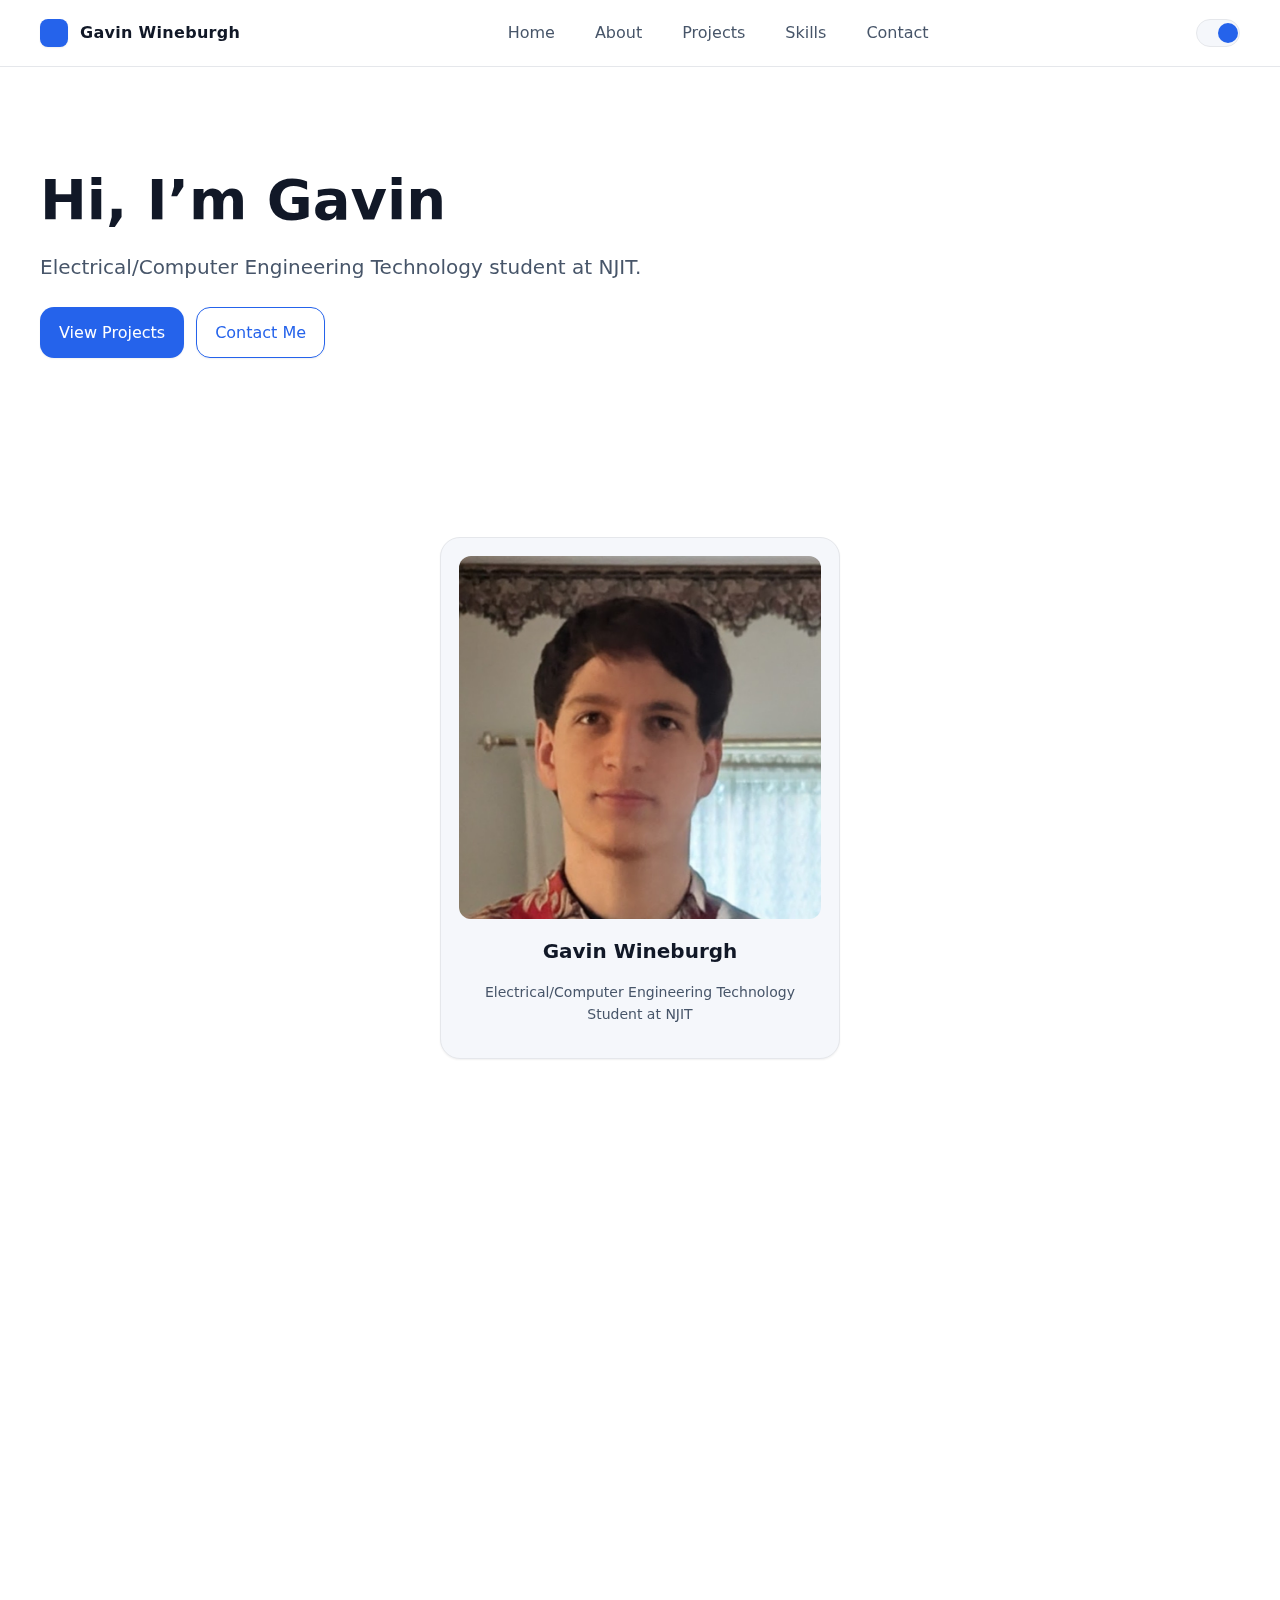
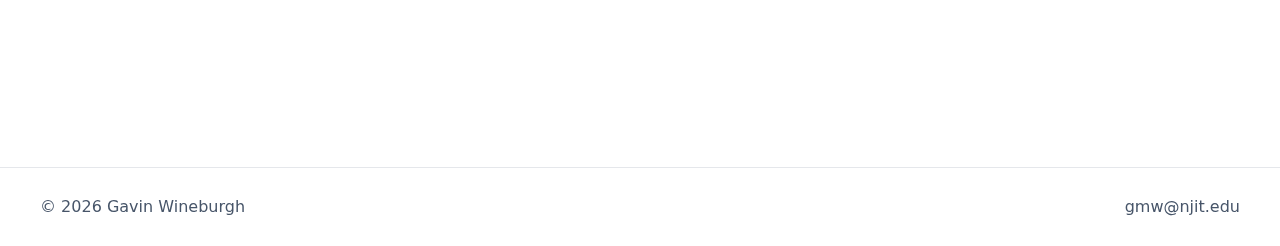
<file: index.html>
<!DOCTYPE html>
<html lang="en" data-theme="dark">
<head>
  <meta charset="UTF-8" />
  <meta name="viewport" content="width=device-width, initial-scale=1" />
  <title>Portfolio — Home</title>
  <link rel="preconnect" href="https://fonts.googleapis.com" />
  <link rel="preconnect" href="https://fonts.gstatic.com" crossorigin />
  <link href="https://fonts.googleapis.com/css2?family=Inter:wght@400;600;700&display=swap" rel="stylesheet" />
  <link rel="stylesheet" href="assets/css/theme.css" />
  <link rel="stylesheet" href="assets/css/styles.css" />
</head>
<body>
  <header class="site-header">
    <div class="container nav-wrap">
      <a class="brand" href="PortfolioWebsite.html" aria-label="Home">
        <span class="logo" aria-hidden="true"></span>
        <span>Gavin Wineburgh</span>
      </a>
      <nav class="primary-nav" aria-label="Primary">
        <a href="PortfolioWebsite.html">Home</a>
        <a href="about.html">About</a>
        <a href="projects.html">Projects</a>
        <a href="skills.html">Skills</a>
        <a href="contact.html">Contact</a>
      </nav>
      <div class="controls">
        <button class="theme-toggle" aria-label="Toggle color theme"><span class="thumb"></span></button>
        <button class="hamburger" aria-label="Open navigation"><span></span></button>
      </div>
    </div>
  </header>

  <main>
    <section class="hero container reveal">
      <h1 class="title">Hi, I’m Gavin</h1>
      <p class="subtitle">Electrical/Computer Engineering Technology student at NJIT.</p>
      <div class="cta">
        <a href="projects.html" class="btn">View Projects</a>
        <a href="contact.html" class="btn secondary">Contact Me</a>
      </div>
    </section>

    <section class="section container reveal">
      <div class="card" style="text-align: center; max-width: 400px; margin: 0 auto;">
        <img src="assets/img/photoOfMe.jpg" alt="Gavin Wineburgh" style="width: 100%; border-radius: 12px; margin-bottom: 16px;" />
        <h3 class="card-title">Gavin Wineburgh</h3>
        <p class="card-meta">Electrical/Computer Engineering Technology Student at NJIT</p>
      </div>
    </section>

    <section class="section container reveal">
      <h2 class="section-title">Featured Highlights</h2>
      <div class="grid" style="grid-template-columns: 1fr;">
        <div class="card">
          <h3 class="card-title">Responsive by default</h3>
          <p class="card-meta">Fluid layouts, accessible interactions, and mobile-first design.</p>
        </div>
        <div class="card">
          <h3 class="card-title">Clean, maintainable code</h3>
          <p class="card-meta">Componentized CSS and progressive enhancement in vanilla JS.</p>
        </div>
        <div class="card">
          <h3 class="card-title">Performance aware</h3>
          <p class="card-meta">Lightweight, fast-loading pages with reduced motion support.</p>
        </div>
      </div>
    </section>
  </main>

  <footer class="site-footer">
    <div class="container foot-grid">
      <div>© <span id="year"></span> Gavin Wineburgh</div>
      <div>
        <a class="muted" href="mailto:gmw@njit.edu">gmw@njit.edu</a>
      </div>
    </div>
  </footer>

  <script>document.getElementById('year').textContent = new Date().getFullYear();</script>
  <script src="assets/js/main.js"></script>
  <script src="assets/js/animations.js"></script>
</body>
</html>
</file>
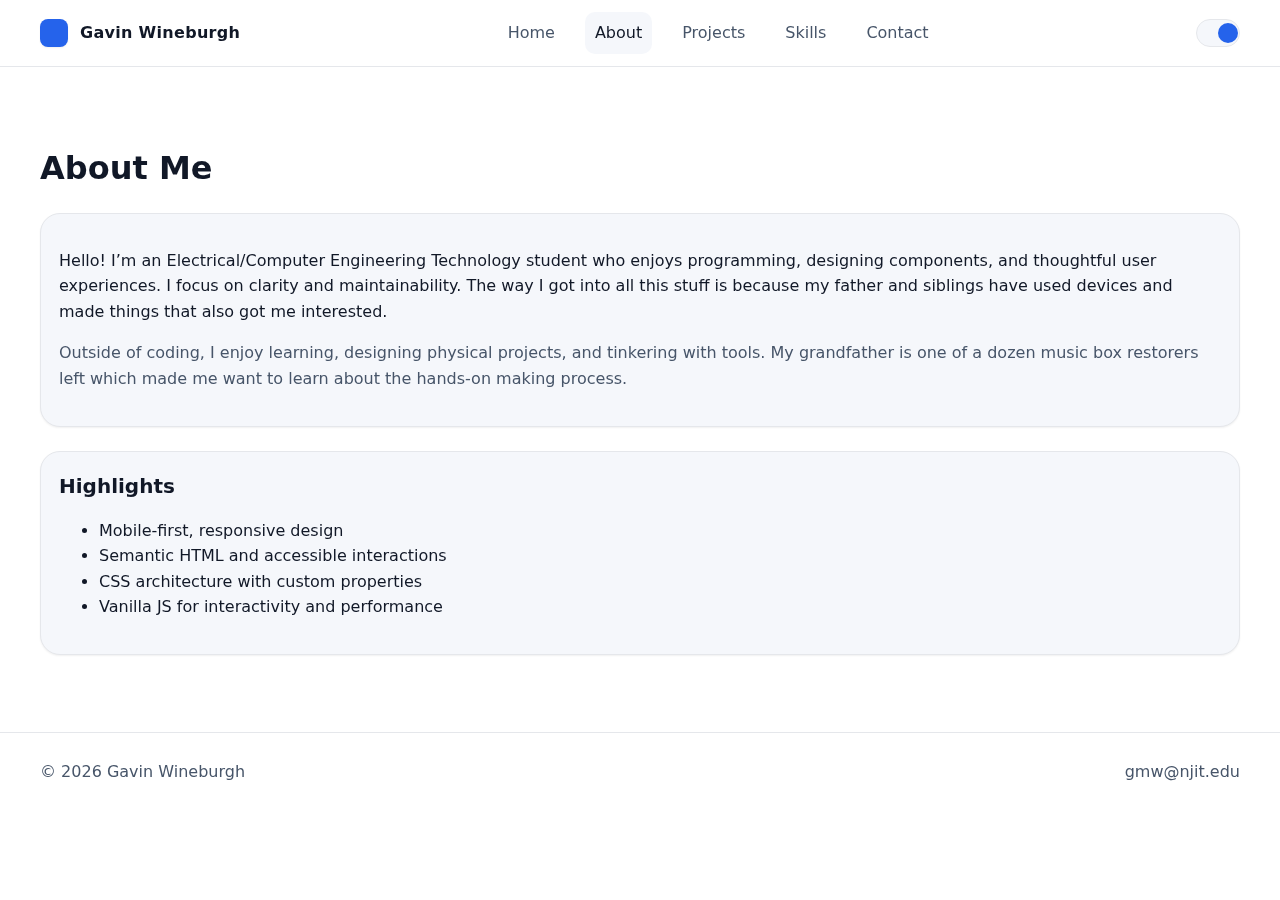
<file: about.html>
<!DOCTYPE html>
<html lang="en" data-theme="dark">
<head>
  <meta charset="UTF-8" />
  <meta name="viewport" content="width=device-width, initial-scale=1" />
  <title>Portfolio — About</title>
  <link rel="preconnect" href="https://fonts.googleapis.com" />
  <link rel="preconnect" href="https://fonts.gstatic.com" crossorigin />
  <link href="https://fonts.googleapis.com/css2?family=Inter:wght@400;600;700&display=swap" rel="stylesheet" />
  <link rel="stylesheet" href="assets/css/theme.css" />
  <link rel="stylesheet" href="assets/css/styles.css" />
</head>
<body>
  <header class="site-header">
    <div class="container nav-wrap">
      <a class="brand" href="PortfolioWebsite.html" aria-label="Home">
        <span class="logo" aria-hidden="true"></span>
        <span>Gavin Wineburgh</span>
      </a>
      <nav class="primary-nav" aria-label="Primary">
        <a href="index.html">Home</a>
        <a href="about.html">About</a>
        <a href="projects.html">Projects</a>
        <a href="skills.html">Skills</a>
        <a href="contact.html">Contact</a>
      </nav>
      <div class="controls">
        <button class="theme-toggle" aria-label="Toggle color theme"><span class="thumb"></span></button>
        <button class="hamburger" aria-label="Open navigation"><span></span></button>
      </div>
    </div>
  </header>

  <main>
    <section class="section container reveal">
      <h1 class="section-title">About Me</h1>
      <div class="grid" style="grid-template-columns: 1fr; gap: 24px;">
        <div class="card">
          <p>Hello! I’m an Electrical/Computer Engineering Technology student who enjoys programming, designing components, and thoughtful user experiences. I focus on clarity and maintainability. The way I got into all this stuff is because my father and siblings have used devices and made things that also got me interested. </p>
          <p class="muted">Outside of coding, I enjoy learning, designing physical projects, and tinkering with tools. My grandfather is one of a dozen music box restorers left which made me want to learn about the hands-on making process. </p>
        </div>
        <div class="card">
          <h3 class="card-title">Highlights</h3>
          <ul>
            <li>Mobile-first, responsive design</li>
            <li>Semantic HTML and accessible interactions</li>
            <li>CSS architecture with custom properties</li>
            <li>Vanilla JS for interactivity and performance</li>
          </ul>
        </div>
      </div>
    </section>
  </main>

  <footer class="site-footer">
    <div class="container foot-grid">
      <div>© <span id="year"></span> Gavin Wineburgh</div>
      <div>
        <a class="muted" href="mailto:gmw@njit.edu">gmw@njit.edu</a>
      </div>
    </div>
  </footer>

  <script>document.getElementById('year').textContent = new Date().getFullYear();</script>
  <script src="assets/js/main.js"></script>
  <script src="assets/js/animations.js"></script>
</body>
</html>
</file>
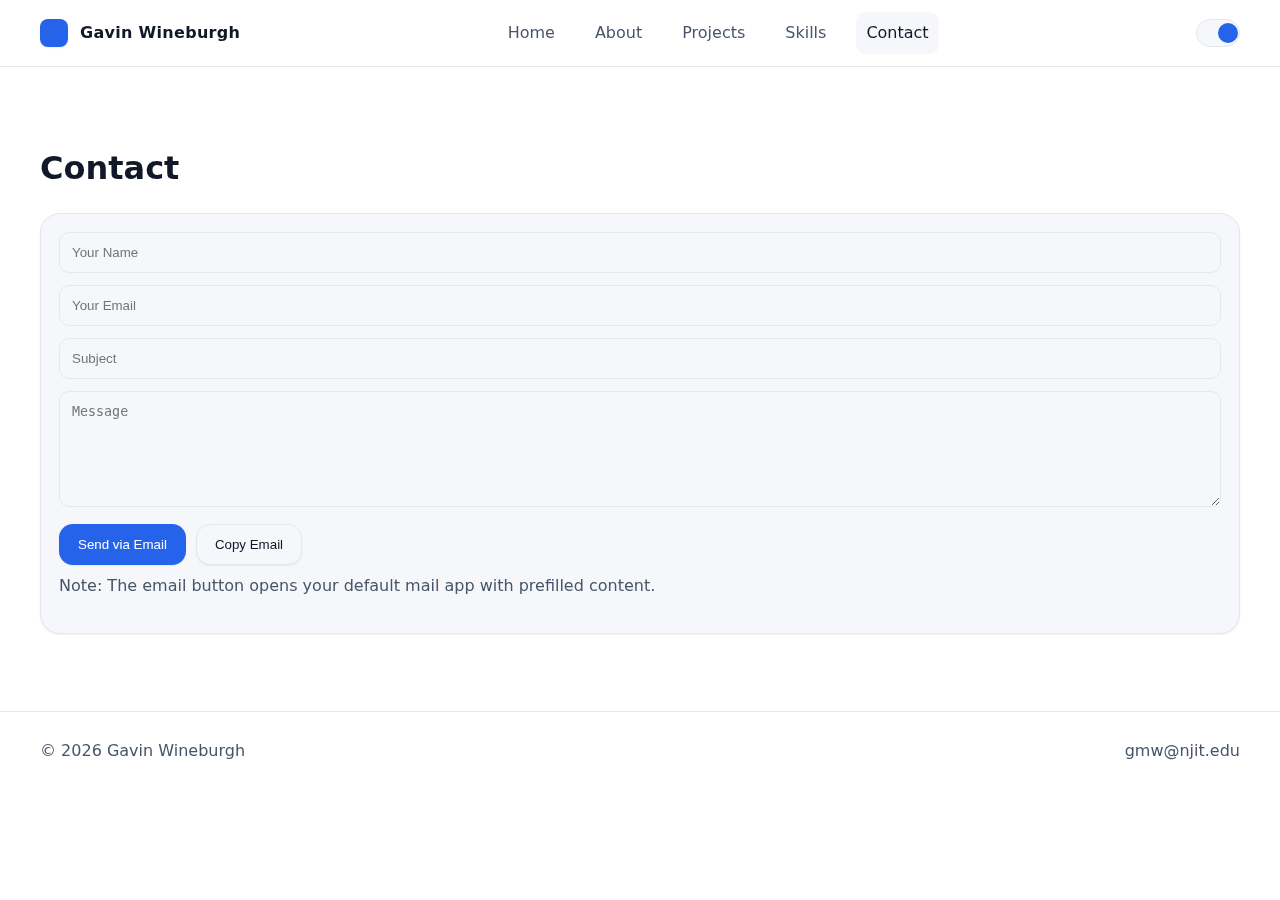
<file: contact.html>
<!DOCTYPE html>
<html lang="en" data-theme="dark">
<head>
  <meta charset="UTF-8" />
  <meta name="viewport" content="width=device-width, initial-scale=1" />
  <title>Portfolio — Contact</title>
  <link rel="preconnect" href="https://fonts.googleapis.com" />
  <link rel="preconnect" href="https://fonts.gstatic.com" crossorigin />
  <link href="https://fonts.googleapis.com/css2?family=Inter:wght@400;600;700&display=swap" rel="stylesheet" />
  <link rel="stylesheet" href="assets/css/theme.css" />
  <link rel="stylesheet" href="assets/css/styles.css" />
</head>
<body>
  <header class="site-header">
    <div class="container nav-wrap">
      <a class="brand" href="PortfolioWebsite.html" aria-label="Home">
        <span class="logo" aria-hidden="true"></span>
        <span>Gavin Wineburgh</span>
      </a>
      <nav class="primary-nav" aria-label="Primary">
        <a href="PortfolioWebsite.html">Home</a>
        <a href="about.html">About</a>
        <a href="projects.html">Projects</a>
        <a href="skills.html">Skills</a>
        <a href="contact.html">Contact</a>
      </nav>
      <div class="controls">
        <button class="theme-toggle" aria-label="Toggle color theme"><span class="thumb"></span></button>
        <button class="hamburger" aria-label="Open navigation"><span></span></button>
      </div>
    </div>
  </header>

  <main>
    <section class="section container reveal">
      <h1 class="section-title">Contact</h1>
      <div class="grid" style="grid-template-columns: 1fr;">
        <form id="mailtoForm" class="card" action="mailto:you@example.com" method="POST" enctype="text/plain">
          <div class="grid" style="grid-template-columns: 1fr; gap: 12px;">
            <label>
              <span class="visually-hidden">Your Name</span>
              <input required name="name" placeholder="Your Name" style="width: 100%; padding: 12px; border-radius: 10px; border: 1px solid var(--border); background: var(--card); color: var(--text);" />
            </label>
            <label>
              <span class="visually-hidden">Your Email</span>
              <input required type="email" name="email" placeholder="Your Email" style="width: 100%; padding: 12px; border-radius: 10px; border: 1px solid var(--border); background: var(--card); color: var(--text);" />
            </label>
            <label>
              <span class="visually-hidden">Subject</span>
              <input name="subject" placeholder="Subject" style="width: 100%; padding: 12px; border-radius: 10px; border: 1px solid var(--border); background: var(--card); color: var(--text);" />
            </label>
            <label>
              <span class="visually-hidden">Message</span>
              <textarea required name="message" placeholder="Message" rows="6" style="width: 100%; padding: 12px; border-radius: 10px; border: 1px solid var(--border); background: var(--card); color: var(--text);"></textarea>
            </label>
          </div>
          <div style="display: flex; gap: 10px; margin-top: 10px;">
            <button class="btn" type="submit">Send via Email</button>
            <button class="btn ghost" type="button" id="copyEmail">Copy Email</button>
          </div>
          <p class="muted" style="margin-top: 8px;">Note: The email button opens your default mail app with prefilled content.</p>
        </form>
      </div>
    </section>
  </main>

  <footer class="site-footer">
    <div class="container foot-grid">
      <div>© <span id="year"></span> Gavin Wineburgh</div>
      <div>
        <a class="muted" href="mailto:you@example.com">gmw@njit.edu</a>
      </div>
    </div>
  </footer>

  <script>document.getElementById('year').textContent = new Date().getFullYear();</script>
  <script>
    document.getElementById('copyEmail').addEventListener('click', async () => {
      try { await navigator.clipboard.writeText('gmw@njit.edu'); alert('Email copied to clipboard'); }
      catch (_) { prompt('Copy email address:', 'gmw@njit.edu'); }
    });
  </script>
  <script src="assets/js/main.js"></script>
  <script src="assets/js/animations.js"></script>
</body>
</html>
</file>
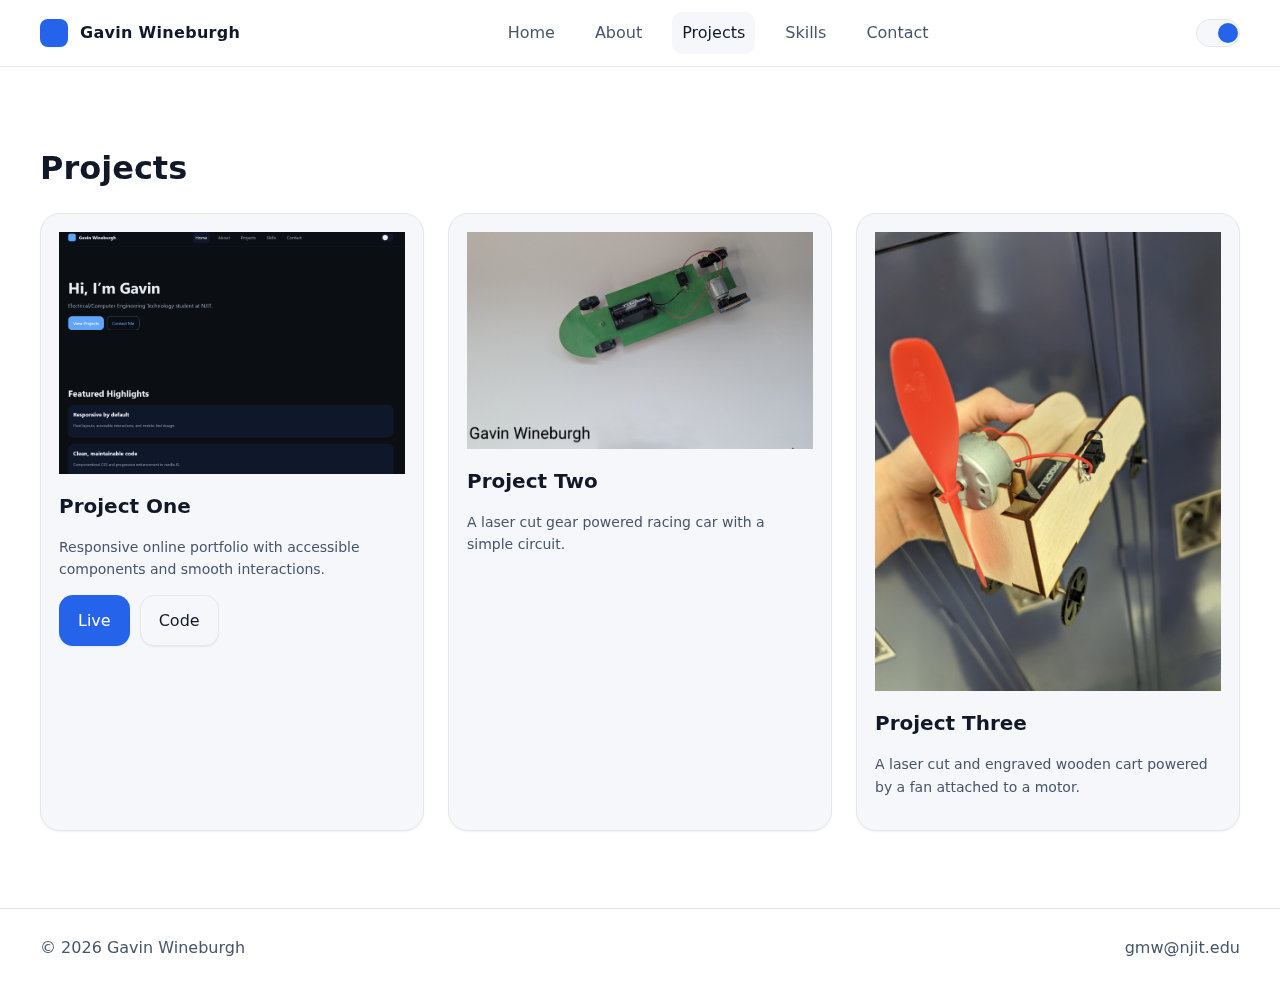
<file: projects.html>
<!DOCTYPE html>
<html lang="en" data-theme="dark">
<head>
  <meta charset="UTF-8" />
  <meta name="viewport" content="width=device-width, initial-scale=1" />
  <title>Portfolio - Projects</title>
  <link rel="preconnect" href="https://fonts.googleapis.com" />
  <link rel="preconnect" href="https://fonts.gstatic.com" crossorigin />
  <link href="https://fonts.googleapis.com/css2?family=Inter:wght@400;600;700&display=swap" rel="stylesheet" />
  <link rel="stylesheet" href="assets/css/theme.css" />
  <link rel="stylesheet" href="assets/css/styles.css" />
</head>
<body>
  <header class="site-header">
    <div class="container nav-wrap">
      <a class="brand" href="index.html" aria-label="Home">
        <span class="logo" aria-hidden="true"></span>
        <span>Gavin Wineburgh</span>
      </a>
      <nav class="primary-nav" aria-label="Primary">
        <a href="index.html">Home</a>
        <a href="about.html">About</a>
        <a href="projects.html">Projects</a>
        <a href="skills.html">Skills</a>
        <a href="contact.html">Contact</a>
      </nav>
      <div class="controls">
        <button class="theme-toggle" aria-label="Toggle color theme"><span class="thumb"></span></button>
        <button class="hamburger" aria-label="Open navigation"><span></span></button>
      </div>
    </div>
  </header>

  <main>
    <section class="section container reveal">
      <h1 class="section-title">Projects</h1>
      <div class="grid projects-grid">
        <article class="card">
          <img src="assets/img/My Portfolio 2025-10-23.png" alt="Project 1 preview" />
          <h3 class="card-title">Project One</h3>
          <p class="card-meta">Responsive online portfolio with accessible components and smooth interactions.</p>
          <div style="margin-top: 10px; display: flex; gap: 10px;">
            <a class="btn" href="#" aria-disabled="true">Live</a>
            <a class="btn ghost" href="#" aria-disabled="true">Code</a>
          </div>
        </article>
        <article class="card">
          <img src="assets/img/Gear-Powered-Cart.jpg" alt="Project 2 preview" />
          <h3 class="card-title">Project Two</h3>
          <p class="card-meta">A laser cut gear powered racing car with a simple circuit.</p>
          <div style="margin-top: 10px; display: flex; gap: 10px;">
          </div>
        </article>
        <article class="card">
          <img src="assets/img/Fan-Powered-Cart.jpg" alt="Project 3 preview" />
          <h3 class="card-title">Project Three</h3>
          <p class="card-meta">A laser cut and engraved wooden cart powered by a fan attached to a motor.</p>
          <div style="margin-top: 10px; display: flex; gap: 10px;">
          </div>
        </article>
      </div>
    </section>
  </main>

  <footer class="site-footer">
    <div class="container foot-grid">
      <div>© <span id="year"></span> Gavin Wineburgh</div>
      <div>
        <a class="muted" href="mailto:gmw@njit.edu">gmw@njit.edu</a>
      </div>
    </div>
  </footer>

  <script>document.getElementById('year').textContent = new Date().getFullYear();</script>
  <script src="assets/js/main.js"></script>
  <script src="assets/js/animations.js"></script>
</body>
</html>
</file>
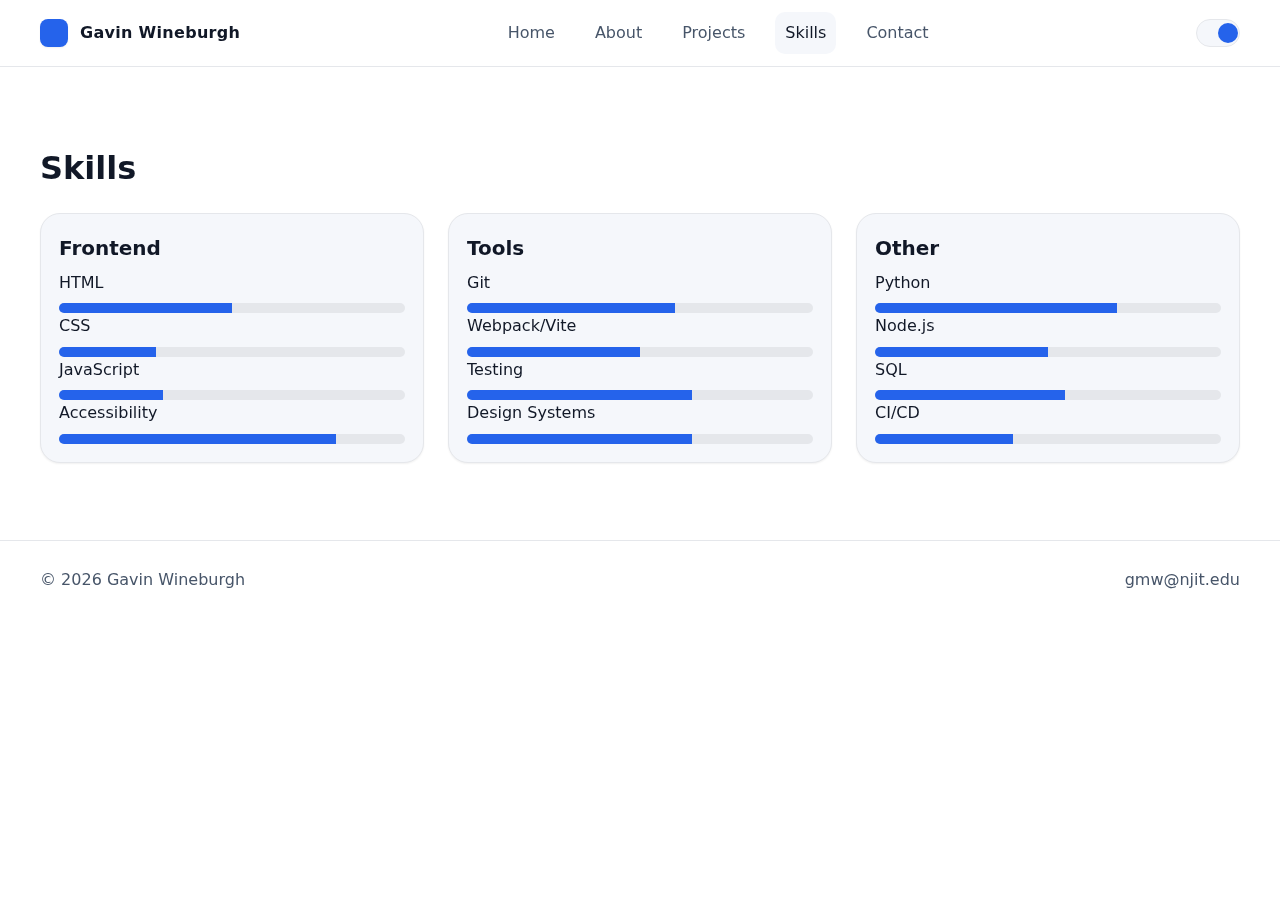
<file: skills.html>
<!DOCTYPE html>
<html lang="en" data-theme="dark">
<head>
  <meta charset="UTF-8" />
  <meta name="viewport" content="width=device-width, initial-scale=1" />
  <title>Portfolio — Skills</title>
  <link rel="preconnect" href="https://fonts.googleapis.com" />
  <link rel="preconnect" href="https://fonts.gstatic.com" crossorigin />
  <link href="https://fonts.googleapis.com/css2?family=Inter:wght@400;600;700&display=swap" rel="stylesheet" />
  <link rel="stylesheet" href="assets/css/theme.css" />
  <link rel="stylesheet" href="assets/css/styles.css" />
</head>
<body>
  <header class="site-header">
    <div class="container nav-wrap">
      <a class="brand" href="index.html" aria-label="Home">
        <span class="logo" aria-hidden="true"></span>
        <span>Gavin Wineburgh</span>
      </a>
      <nav class="primary-nav" aria-label="Primary">
        <a href="index.html">Home</a>
        <a href="about.html">About</a>
        <a href="projects.html">Projects</a>
        <a href="skills.html">Skills</a>
        <a href="contact.html">Contact</a>
      </nav>
      <div class="controls">
        <button class="theme-toggle" aria-label="Toggle color theme"><span class="thumb"></span></button>
        <button class="hamburger" aria-label="Open navigation"><span></span></button>
      </div>
    </div>
  </header>

  <main>
    <section class="section container reveal">
      <h1 class="section-title">Skills</h1>
      <div class="grid skills-grid">
        <div class="card">
          <h3 class="card-title">Frontend</h3>
          <div class="skill"><span>HTML</span><div class="bar"><span style="--value: 50%"></span></div></div>
          <div class="skill"><span>CSS</span><div class="bar"><span style="--value: 28%"></span></div></div>
          <div class="skill"><span>JavaScript</span><div class="bar"><span style="--value: 30%"></span></div></div>
          <div class="skill"><span>Accessibility</span><div class="bar"><span style="--value: 80%"></span></div></div>
        </div>
        <div class="card">
          <h3 class="card-title">Tools</h3>
          <div class="skill"><span>Git</span><div class="bar"><span style="--value: 60%"></span></div></div>
          <div class="skill"><span>Webpack/Vite</span><div class="bar"><span style="--value: 50%"></span></div></div>
          <div class="skill"><span>Testing</span><div class="bar"><span style="--value: 65%"></span></div></div>
          <div class="skill"><span>Design Systems</span><div class="bar"><span style="--value: 65%"></span></div></div>
        </div>
        <div class="card">
          <h3 class="card-title">Other</h3>
          <div class="skill"><span>Python</span><div class="bar"><span style="--value: 70%"></span></div></div>
          <div class="skill"><span>Node.js</span><div class="bar"><span style="--value: 50%"></span></div></div>
          <div class="skill"><span>SQL</span><div class="bar"><span style="--value: 55%"></span></div></div>
          <div class="skill"><span>CI/CD</span><div class="bar"><span style="--value: 40%"></span></div></div>
        </div>
      </div>
    </section>
  </main>

  <footer class="site-footer">
    <div class="container foot-grid">
      <div>© <span id="year"></span> Gavin Wineburgh</div>
      <div>
        <a class="muted" href="mailto:you@example.com">gmw@njit.edu</a>
      </div>
    </div>
  </footer>

  <script>document.getElementById('year').textContent = new Date().getFullYear();</script>
  <script src="assets/js/main.js"></script>
  <script src="assets/js/animations.js"></script>
</body>
</html>
</file>
<file: assets/css/theme.css>
/* Light/Dark theme tokens */
:root {
  color-scheme: dark light;
  --bg: #0b0f14;
  --text: #e6edf3;
  --muted-text: #9aa7b2;
  --card: #0f172a;
  --border: #1f2a3a;
  --accent: #60a5fa;
}

:root[data-theme="light"] {
  --bg: #ffffff;
  --text: #111827;
  --muted-text: #475569;
  --card: #f5f7fb;
  --border: #e5e7eb;
  --accent: #2563eb;
}

body { background: var(--bg); color: var(--text); }
</file>
<file: assets/css/styles.css>
/* Base, layout, and components */
/* Typography and spacing scales */
:root {
  --font-sans: ui-sans-serif, system-ui, -apple-system, Segoe UI, Roboto,
    Helvetica, Arial, "Apple Color Emoji", "Segoe UI Emoji";
  --radius-sm: 8px;
  --radius-md: 14px;
  --radius-lg: 20px;
  --shadow-sm: 0 1px 2px rgba(0,0,0,0.06);
  --shadow-md: 0 8px 24px rgba(0,0,0,0.18);
  --shadow-lg: 0 12px 40px rgba(0,0,0,0.22);
  --space-1: 4px;
  --space-2: 8px;
  --space-3: 12px;
  --space-4: 16px;
  --space-5: 20px;
  --space-6: 24px;
  --space-8: 32px;
  --space-10: 40px;
  --space-12: 48px;
  --space-16: 64px;
  --maxw-content: 1200px;
}

/* Theme variables are in theme.css */

/* Reset-ish */
* { box-sizing: border-box; }
html { scroll-behavior: smooth; }
body {
  margin: 0;
  font-family: var(--font-sans);
  background: var(--bg);
  color: var(--text);
  line-height: 1.6;
}
img { max-width: 100%; height: auto; display: block; }
a { color: inherit; text-decoration: none; }

/* Layout helpers */
.container {
  width: min(100% - 2rem, var(--maxw-content));
  margin-inline: auto;
}
.grid {
  display: grid;
  gap: var(--space-6);
}
.btn {
  display: inline-flex;
  align-items: center;
  justify-content: center;
  gap: 10px;
  padding: 12px 18px;
  border-radius: var(--radius-md);
  background: var(--accent);
  color: #fff;
  border: 1px solid transparent;
  box-shadow: var(--shadow-sm);
  transition: transform .2s ease, box-shadow .2s ease, background .2s ease, color .2s ease;
}
.btn:hover { transform: translateY(-2px); box-shadow: var(--shadow-md); }
.btn.secondary { background: transparent; color: var(--accent); border-color: var(--accent); }
.btn.ghost { background: var(--card); color: var(--text); border-color: var(--border); }

/* Header */
header.site-header {
  position: sticky; top: 0; z-index: 100;
  backdrop-filter: saturate(180%) blur(10px);
  background: color-mix(in oklab, var(--bg) 85%, transparent);
  border-bottom: 1px solid var(--border);
}
.nav-wrap { display: flex; align-items: center; justify-content: space-between; padding: 12px 0; }
.brand { display: flex; align-items: center; gap: 12px; font-weight: 700; letter-spacing: 0.3px; }
.brand .logo { width: 28px; height: 28px; border-radius: 8px; background: var(--accent); box-shadow: var(--shadow-sm); }
nav.primary-nav { display: flex; align-items: center; gap: 20px; }
nav.primary-nav a { padding: 8px 10px; border-radius: 10px; color: var(--muted-text); }
nav.primary-nav a.active, nav.primary-nav a:hover { background: var(--card); color: var(--text); }

/* Theme toggle & hamburger */
.controls { display: flex; align-items: center; gap: 10px; }
.theme-toggle {
  width: 44px; height: 28px; border-radius: 999px; background: var(--card);
  border: 1px solid var(--border); position: relative; cursor: pointer;
}
.theme-toggle .thumb {
  width: 20px; height: 20px; border-radius: 999px; background: var(--text);
  position: absolute; top: 3px; left: 3px; transition: left .2s ease, background .2s ease;
}
[data-theme="light"] .theme-toggle .thumb { left: 21px; background: var(--accent); }

.hamburger { display: none; width: 40px; height: 32px; border-radius: 10px; border: 1px solid var(--border); background: var(--card); align-items: center; justify-content: center; cursor: pointer; }
.hamburger span { width: 18px; height: 2px; background: var(--text); position: relative; }
.hamburger span::before, .hamburger span::after { content: ""; position: absolute; left: 0; width: 18px; height: 2px; background: var(--text); }
.hamburger span::before { top: -6px; }
.hamburger span::after { top: 6px; }

/* Hero */
.hero { padding: clamp(56px, 8vw, 120px) 0; }
.hero .title { font-size: clamp(28px, 6vw, 56px); line-height: 1.1; margin: 0 0 10px; }
.hero .subtitle { font-size: clamp(16px, 2.6vw, 20px); color: var(--muted-text); max-width: 60ch; }
.hero .cta { margin-top: 24px; display: flex; gap: 12px; flex-wrap: wrap; }

/* Sections */
section.section { padding: clamp(40px, 6vw, 88px) 0; }
.section .section-title { font-size: clamp(22px, 3.6vw, 32px); margin: 0 0 18px; }
.card {
  background: var(--card); border: 1px solid var(--border);
  border-radius: var(--radius-lg); padding: 18px; box-shadow: var(--shadow-sm);
  transition: transform .2s ease, box-shadow .2s ease, border-color .2s ease;
}
.card:hover { transform: translateY(-4px); box-shadow: var(--shadow-md); border-color: color-mix(in oklab, var(--accent) 30%, var(--border)); }
.card .card-title { margin: 0 0 6px; font-size: 20px; }
.card .card-meta { color: var(--muted-text); font-size: 14px; }

/* Projects grid */
.projects-grid { grid-template-columns: 1fr; }
@media (min-width: 640px) { .projects-grid { grid-template-columns: repeat(2, 1fr); } }
@media (min-width: 1024px) { .projects-grid { grid-template-columns: repeat(3, 1fr); } }

/* Project card images */
.projects-grid .card img { margin-bottom: 16px; }

/* Skills */
.skills-grid { grid-template-columns: 1fr; }
@media (min-width: 640px) { .skills-grid { grid-template-columns: repeat(2, 1fr); } }
@media (min-width: 1024px) { .skills-grid { grid-template-columns: repeat(3, 1fr); } }
.skill { display: grid; gap: 8px; }
.bar { height: 10px; background: var(--border); border-radius: 999px; overflow: hidden; }
.bar > span { display: block; height: 100%; background: var(--accent); width: var(--value, 50%); }

/* Footer */
footer.site-footer { padding: 26px 0; border-top: 1px solid var(--border); color: var(--muted-text); }
footer .foot-grid { display: grid; gap: 10px; align-items: center; grid-template-columns: 1fr; }
@media (min-width: 640px) { footer .foot-grid { grid-template-columns: 1fr auto; } }

/* Utilities */
.muted { color: var(--muted-text); }
.visually-hidden { position: absolute !important; height: 1px; width: 1px; overflow: hidden; clip: rect(1px, 1px, 1px, 1px); white-space: nowrap; }
.reveal { opacity: 0; transform: translateY(14px); transition: opacity .5s ease, transform .5s ease; }
.reveal.visible { opacity: 1; transform: none; }

/* Mobile nav */
@media (max-width: 799px) {
  nav.primary-nav { display: none; position: absolute; top: 64px; right: 16px; background: var(--bg); border: 1px solid var(--border); border-radius: 12px; padding: 10px; box-shadow: var(--shadow-md); }
  nav.primary-nav.open { display: flex; flex-direction: column; gap: 6px; min-width: 180px; }
  .hamburger { display: inline-flex; }
}

/* Reduced motion */
@media (prefers-reduced-motion: reduce) {
  * { transition-duration: 0.01ms !important; animation-duration: 0.01ms !important; }
}
</file>
